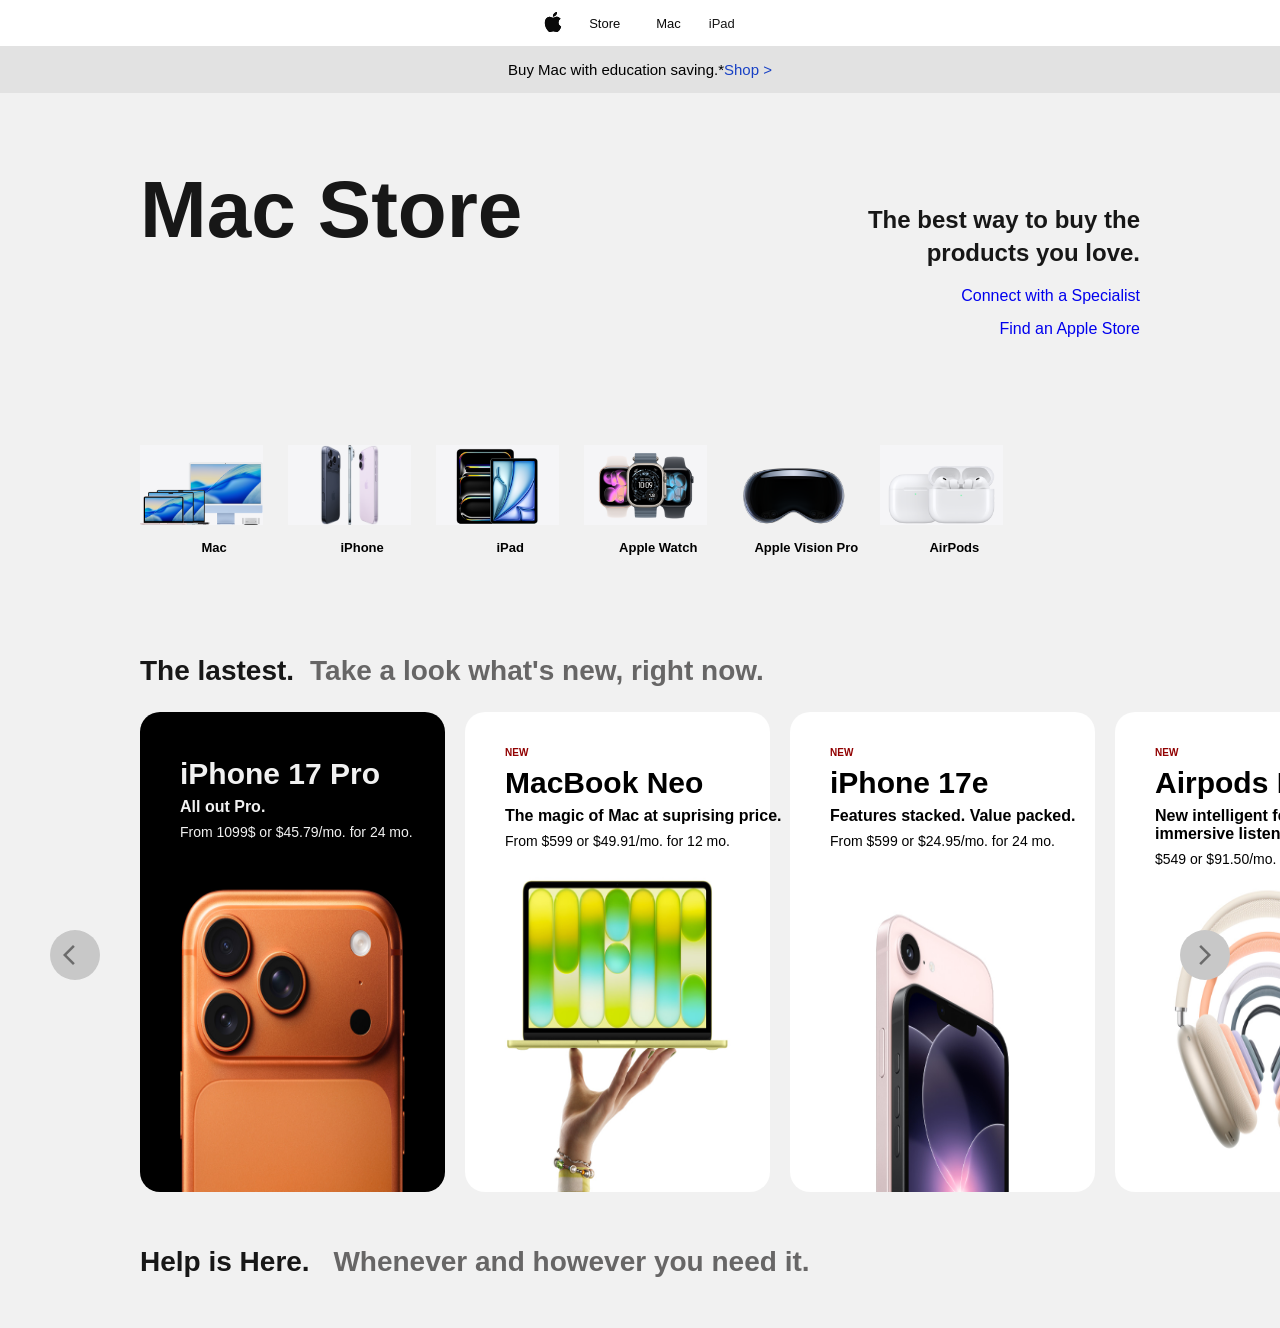
<file: index.html>
<!DOCTYPE html>
<html lang="en">

<head>
    <meta charset="UTF-8">
    <meta name="viewport" content="width=device-width, initial-scale=1.0">
    <title>Document</title>
    <link rel="stylesheet" href="https://fonts.googleapis.com/css2?family=Material+Symbols+Outlined" />


    <link rel="stylesheet" href="css/apple.css">
</head>

<body>
    <nav class="head">
        <ul>
            <li>
                <a href="https://www.apple.com/">
                    <svg xmlns="http://www.w3.org/2000/svg" width="20" height="20" fill="currentColor"
                        class="bi bi-apple" viewBox="0 0 16 16">
                        <path
                            d="M11.182.008C11.148-.03 9.923.023 8.857 1.18c-1.066 1.156-.902 2.482-.878 2.516s1.52.087 2.475-1.258.762-2.391.728-2.43m3.314 11.733c-.048-.096-2.325-1.234-2.113-3.422s1.675-2.789 1.698-2.854-.597-.79-1.254-1.157a3.7 3.7 0 0 0-1.563-.434c-.108-.003-.483-.095-1.254.116-.508.139-1.653.589-1.968.607-.316.018-1.256-.522-2.267-.665-.647-.125-1.333.131-1.824.328-.49.196-1.422.754-2.074 2.237-.652 1.482-.311 3.83-.067 4.56s.625 1.924 1.273 2.796c.576.984 1.34 1.667 1.659 1.899s1.219.386 1.843.067c.502-.308 1.408-.485 1.766-.472.357.013 1.061.154 1.782.539.571.197 1.111.115 1.652-.105.541-.221 1.324-1.059 2.238-2.758q.52-1.185.473-1.282" />
                        <path
                            d="M11.182.008C11.148-.03 9.923.023 8.857 1.18c-1.066 1.156-.902 2.482-.878 2.516s1.52.087 2.475-1.258.762-2.391.728-2.43m3.314 11.733c-.048-.096-2.325-1.234-2.113-3.422s1.675-2.789 1.698-2.854-.597-.79-1.254-1.157a3.7 3.7 0 0 0-1.563-.434c-.108-.003-.483-.095-1.254.116-.508.139-1.653.589-1.968.607-.316.018-1.256-.522-2.267-.665-.647-.125-1.333.131-1.824.328-.49.196-1.422.754-2.074 2.237-.652 1.482-.311 3.83-.067 4.56s.625 1.924 1.273 2.796c.576.984 1.34 1.667 1.659 1.899s1.219.386 1.843.067c.502-.308 1.408-.485 1.766-.472.357.013 1.061.154 1.782.539.571.197 1.111.115 1.652-.105.541-.221 1.324-1.059 2.238-2.758q.52-1.185.473-1.282" />
                    </svg>
                </a>
            </li>
            <li class="down">
                <span><a href="https://www.apple.com/store">Store</a></span>
                <ul class="godown">
                    <div class="dropdown">
                        <div>
                            <li class="lighter">Shop</li>
                            <li><a class="links-L" href="https://www.apple.com/us/shop/goto/store">Shop the latest</a>
                            </li>
                            <li><a class="links-L" href="https://www.apple.com/us/shop/goto/buy_mac">Mac</a></li>
                            <li><a class="links-L" href="https://www.apple.com/us/shop/goto/buy_ipad">Ipad</a></li>
                            <li><a class="links-L" href="https://www.apple.com/us/shop/goto/buy_iphone">Iphone</a></li>
                            <li><a class="links-L" href="https://www.apple.com/us/shop/goto/buy_watch">Apple Watch</a>
                            </li>
                            <li><a class="links-L" href="https://www.apple.com/us/shop/goto/buy_vision">Apple Vision
                                    Pro</a></li>
                            <li><a class="links-L"
                                    href="https://www.apple.com/us/shop/goto/airpods/accessories">Airpods</a></li>
                            <li><a class="links-L"
                                    href="https://www.apple.com/us/shop/goto/buy_accessories">Accessories</a></li>
                        </div>

                        <div>
                            <li class="lighter">Quick links</li>
                            <li><a class="links-S" href="https://www.apple.com/retail/">Find a Store</a></li>
                            <li><a class="links-S" href="https://secure.store.apple.com/shop/order/list">Order
                                    Status</a></li>
                            <li><a class="links-S" href="https://www.apple.com/shop/trade-in">Apple Trade in</a></li>
                            <li><a class="links-S"
                                    href="https://www.apple.com/shop/browse/finance/instant_credit">Financing</a></li>
                            <li><a class="links-S" href="https://www.apple.com/us/shop/goto/personal_setup">Personal
                                    Setup</a></li>
                        </div>

                        <div>
                            <li class="lighter">Shop Special Stores</li>
                            <li><a class="links-S" href="https://www.apple.com/shop/refurbished">Refurbished</a></li>
                            <li><a class="links-S"
                                    href="https://www.apple.com/shop/browse/home/education_routing">Education</a></li>
                            <li><a class="links-S" href="https://www.apple.com/retail/business/">Business</a></li>
                            <li><a class="links-S"
                                    href="https://www.apple.com/shop/browse/home/veterans_military">Verterans and
                                    Military</a></li>
                            <li><a class="links-S" href="https://www.apple.com/r/store/government/">Goverment</a></li>
                        </div>
                    </div>
                </ul>
            </li>
            <li class="down">
                <span><a href="https://www.apple.com/mac/">Mac</a></span>
                <ul class="godown">
                    <div class="dropdown">
                        <div>
                            <li class="lighter">Explore Mac</li>
                            <li><a class="links-L" href="https://www.apple.com/mac/">Mac</a></li>
                            <li><a class="links-L" href="https://www.apple.com/macbook-neo/">MacBook Neo</a></li>
                            <li><a class="links-L" href="https://www.apple.com/macbook-air/">MacBook Air</a></li>
                            <li><a class="links-L" href="https://www.apple.com/macbook-pro/">MacBook Pro</a></li>
                            <li><a class="links-L" href="https://www.apple.com/imac/">Imac</a></li>
                            <li><a class="links-L" href="https://www.apple.com/mac-mini/">Mac mini</a></li>
                            <li><a class="links-L" href="https://www.apple.com/mac-studio/">Mac Studio</a></li>
                            <li><a class="links-L" href="https://www.apple.com/mac-pro/">Mac Pro</a></li>
                            <li><a class="links-L" href="https://www.apple.com/displays/">Displays</a></li>
                            <li><a class="links-S" href="https://www.apple.com/mac/compare/">Compare Mac</a></li>
                            <li><a class="links-S" href="https://www.apple.com/mac/mac-does-that/">Switch from PC to
                                    Mac</a></li>
                        </div>

                        <div>
                            <li class="lighter">Shop Mac</li>
                            <li><a class="links-S" href="https://www.apple.com/shop/buy-mac">Shop Mac</a></li>
                            <li><a class="links-S" href="https://www.apple.com/mac/best-mac/">Help Me Choose</a></li>
                            <li><a class="links-S" href="https://www.apple.com/shop/mac/accessories">Mac Accessories</a>
                            </li>
                            <li><a class="links-S" href="https://www.apple.com/us/shop/goto/trade_in#mac">Apple Trade
                                    In</a></li>
                            <li><a class="links-S"
                                    href="https://www.apple.com/shop/browse/finance/instant_credit">Financing</a></li>
                            <li><a class="links-S" href="https://www.apple.com/us/shop/goto/personal_setup">Personal
                                    Setup</a></li>
                        </div>

                        <div>
                            <li class="lighter">More from Mac</li>
                            <li><a class="links-S" href="https://support.apple.com/mac?cid=gn-ols-mac-psp-prodfly">Mac
                                    Suppprt</a></li>
                            <li><a class="links-S" href="https://www.apple.com/applecare/?filter=mac">AppleCare</a></li>
                            <li><a class="links-S" href="https://www.apple.com/os/macos/">macOS Tahoe</a></li>
                            <li><a class="links-S" href="https://www.apple.com/apple-intelligence/">Apple
                                    Intelligence</a></li>
                            <li><a class="links-S" href="https://www.apple.com/apps/">Apps by Apple</a></li>
                            <li><a class="links-S" href="https://www.apple.com/apple-creator-studio/">Apple Creator
                                    Studio</a></li>
                            <li><a class="links-S" href="https://www.apple.com/macos/continuity/">Better with iPhone</a>
                            </li>
                            <li><a class="links-S" href="https://www.apple.com/icloud/">iCloud+</a></li>
                            <li><a class="links-S" href="https://www.apple.com/business/mac/">Mac for Business</a></li>
                            <li><a class="links-S" href="https://www.apple.com/education/">Education</a></li>
                        </div>
                    </div>
                </ul>
            </li>
            <li class="down">
                <span>iPad</span>
                <ul class="godown">
                    <div class="dropdown">
                        <div>
                            <li class="lighter">Explore iPad</li>
                            <li><a class="links-L" href="https://www.apple.com/ipad/">Explore All iPad</a></li>
                            <li><a class="links-L" href="https://www.apple.com/ipad-pro/">iPad Pro</a></li>
                            <li><a class="links-L" href="https://www.apple.com/ipad-air/">iPad Air</a></li>
                            <li><a class="links-L" href="https://www.apple.com/ipad-11/">iPad</a></li>
                            <li><a class="links-L" href="https://www.apple.com/ipad-mini/">iPad mini</a></li>
                            <li><a class="links-L" href="https://www.apple.com/apple-pencil/">Apple Pencil</a></li>
                            <li><a class="links-L" href="https://www.apple.com/ipad-keyboards/">Keyboards</a></li>
                            <li><a class="links-S" href="https://www.apple.com/ipad/compare/">Compare iPad</a></li>
                        </div>

                        <div>
                            <li class="lighter">Shop iPad</li>
                            <li><a class="links-S" href="https://www.apple.com/us/shop/goto/buy_ipad">Shop iPad</a></li>
                            <li><a class="links-S" href="https://www.apple.com/us/shop/goto/ipad/accessories">iPad
                                    Accessories</a></li>
                            <li><a class="links-S" href="https://www.apple.com/us/shop/goto/trade_in#ipad">Apple Trade
                                    In</a></li>
                            <li><a class="links-S" href="https://www.apple.com/us/shop/goto/payment_plan">Financing</a>
                            </li>
                            <li><a class="links-S" href="https://www.apple.com/us/shop/goto/personal_setup">Personal
                                    Setup</a></li>
                        </div>

                        <div>
                            <li class="lighter">More About iPad</li>
                            <li><a class="links-S"
                                    href="https://support.apple.com/ipad?cid=gn-ols-ipad-psp-prodfly">iPad Support</a>
                            </li>
                            <li><a class="links-S" href="https://www.apple.com/applecare/?filter=ipad">AppleCare</a>
                            </li>
                            <li><a class="links-S" href="https://www.apple.com/os/ipados/">iPadOS 26</a></li>
                            <li><a class="links-S" href="https://www.apple.com/apple-intelligence/">Apple
                                    Intelligence</a></li>
                            <li><a class="links-S" href="https://www.apple.com/apps/">Apple by Apple</a></li>
                            <li><a class="links-S" href="https://www.apple.com/apple-creator-studio/">Apple Creator
                                    Studio</a></li>
                            <li><a class="links-S" href="https://www.apple.com/icloud/">iCloud+</a></li>
                            <li><a class="links-S" href="https://www.apple.com/education/">Education</a></li>
                        </div>
                    </div>
                </ul>
            </li>
        </ul>
    </nav>

    <div class="high">
        <span>Buy Mac with education saving.*</span>
        <span><a href="https://www.apple.com/us/shop/goto/educationrouting">Shop ></a></span>
    </div>

    <section class="header">
        <div>
            <h1 class="float-up">Mac Store</h1>
        </div>

        <div class="float-up delay-2">
            <h2>The best way to buy the <br>products you love.</h2>
            <a href="https://www.apple.com/store#">Connect with a Specialist</a>
            <a href="https://www.apple.com/retail">Find an Apple Store</a>
        </div>
    </section>

    <section class="pic">
        <a href="https://www.apple.com/shop/buy-mac"><img src="Mac/Mac.png" alt="">Mac</a>
        <a href="https://www.apple.com/shop/buy-iphone"><img src="Mac/iPhone.png" alt="">iPhone</a>
        <a href="https://www.apple.com/shop/buy-ipad"><img src="Mac/iPad.png" alt="">iPad</a>
        <a href="https://www.apple.com/shop/buy-watch"><img src="Mac/Apple watch.png" alt="">Apple Watch</a>
        <a href="https://www.apple.com/shop/buy-vision"><img src="Mac/Apple vision.png" alt="">Apple Vision Pro</a>
        <a href="https://www.apple.com/airpods"><img src="Mac/airpods.png" alt="">AirPods</a>
    </section>


    <div class="third">
        <span>The lastest.<span class="lighter">Take a look what's new, right now.</span></span>
    </div>

    <section class="everything">
        <div class="photo">
            <img src="Mac/iphone.jpeg" alt="iPhone">
            <div class="text">
                <h4>iPhone 17 Pro</h4>
                <p>All out Pro.</p>
                <span>From 1099$ or $45.79/mo. for 24 mo.</span>
            </div>
        </div>

        <div class="photo">
            <img src="Mac/macbook.jpeg" alt="MacBook">
            <div class="text-1">
                <h5>NEW</h5>
                <h4>MacBook Neo</h4>
                <p>The magic of Mac at suprising price.</p>
                <span>From $599 or $49.91/mo. for 12 mo.</span>
            </div>
        </div>

        <div class="photo">
            <img src="Mac/iphone 17e.jpeg" alt="iphone17e">
            <div class="text-1">
                <h5>NEW</h5>
                <h4>iPhone 17e</h4>
                <p>Features stacked. Value packed.</p>
                <span>From $599 or $24.95/mo. for 24 mo.</span>
            </div>
        </div>

        <div class="photo">
            <img src="Mac/airpods.jpeg" alt="">
            <div class="text-1">
                <h5>NEW</h5>
                <h4>Airpods Max 2</h4>
                <p>New intelligent feauters. More immersive listening.</p>
                <span>$549 or $91.50/mo.</span>
            </div>
        </div>


        <button class="next-slide">
            <span class="material-symbols-outlined">
            arrow_forward_ios
            </span>
        </button>

          <button class="back-slide">
           <span class="material-symbols-outlined">
            arrow_back_ios
           </span>
        </button>
    </section>

    <div class="letter">
        <span>Help is Here. <span class="lighter">Whenever and however you need it.</span></span>
    </div>
</body>

</html>
</file>
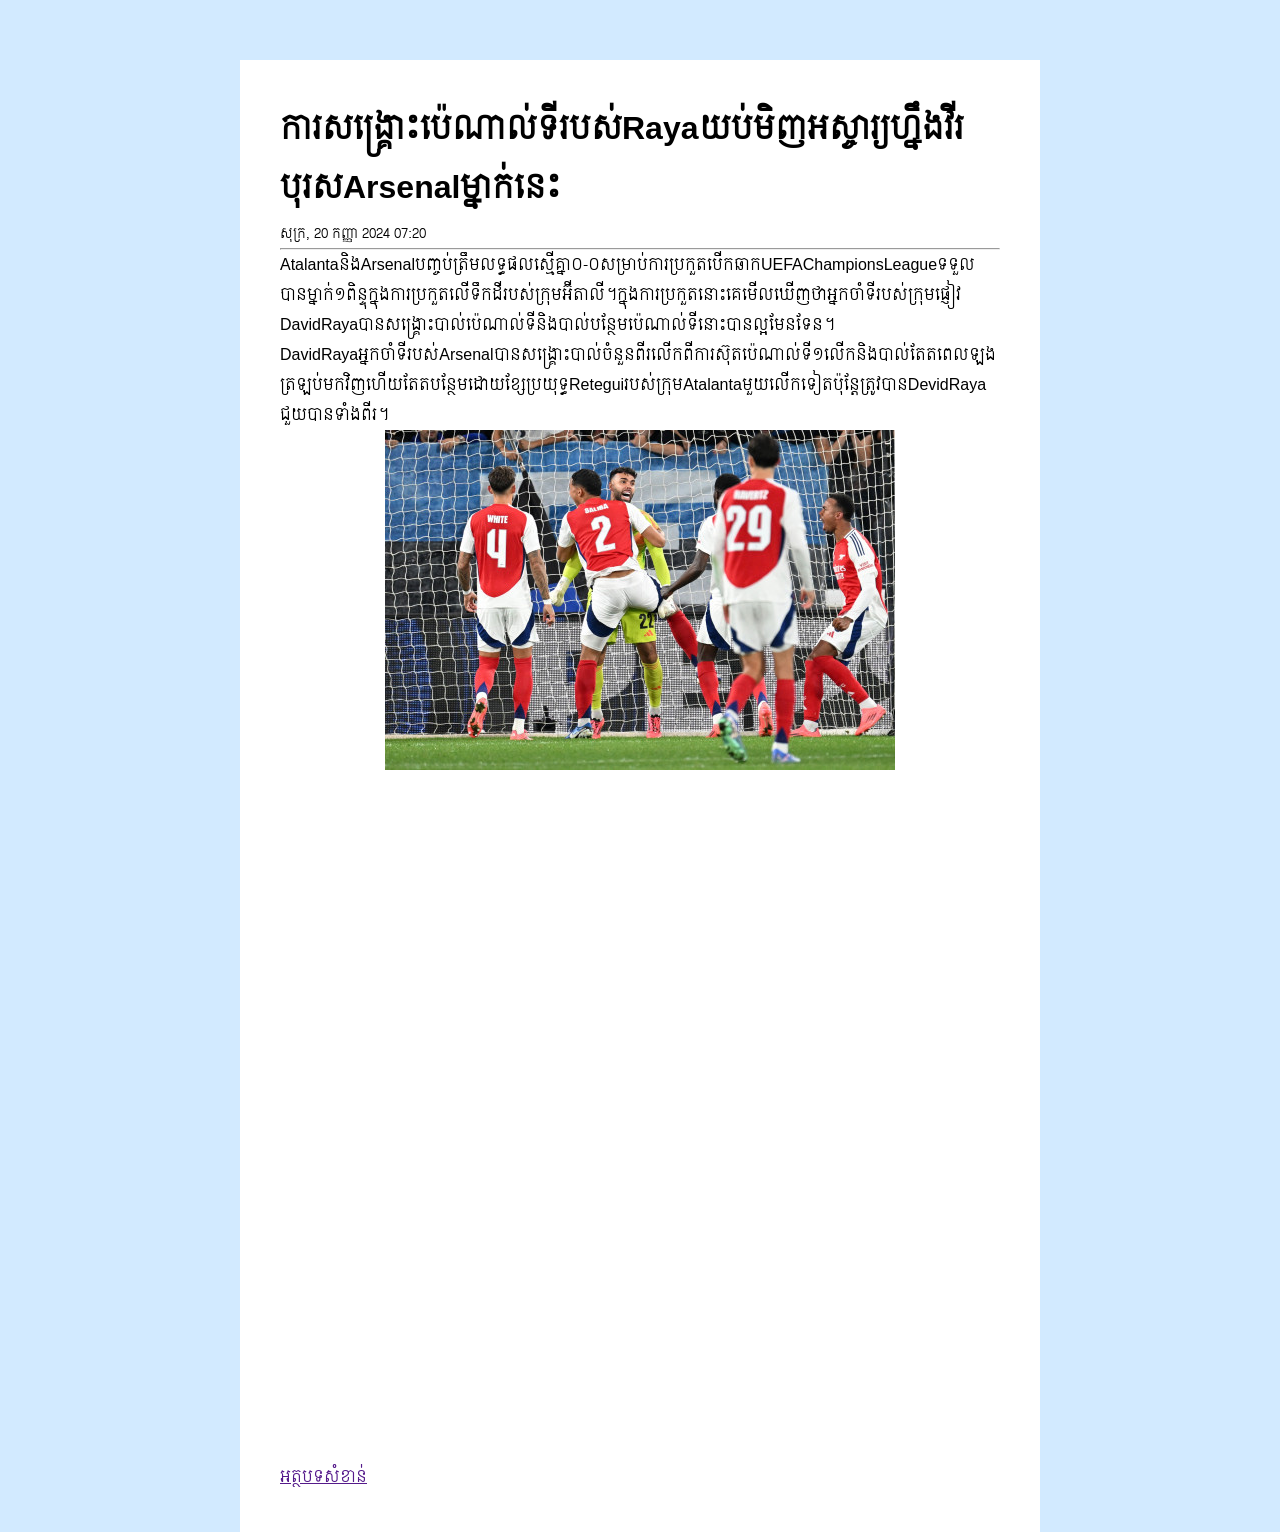
<file: blog.html>
<!DOCTYPE html>
<html lang="en">
<head>
    <meta charset="UTF-8">
    <meta name="viewport" content="width=device-width, initial-scale=1.0">
    <title>Document</title>
    <link rel="stylesheet" href="css/blog.css">
<link rel="preconnect" href="https://fonts.googleapis.com">
<link rel="preconnect" href="https://fonts.gstatic.com" crossorigin>
<link href="https://fonts.googleapis.com/css2?family=Battambang:wght@100;300;400;700;900&family=Kantumruy+Pro:ital,wght@0,100..700;1,100..700&family=Moul&family=Siemreap&display=swap" rel="stylesheet">
</head>
<body>
    <div class="blog">
        <h1>​ការ​សង្គ្រោះ​​ប៉េណាល់ទី​របស់​Raya​​យប់មិញ​​អស្ចារ្យ​​​ហ្នឹង​វីរបុរស​​Arsenal​​ម្នាក់​នេះ​​</h1>

        <small>សុក្រ, 20 កញ្ញា 2024 07:20</small>

        <hr>

        <p>Atalanta​និង​Arsenal​បញ្ចប់​ត្រឹម​លទ្ធផល​ស្មើ​គ្នា០-០​សម្រាប់​ការ​ប្រកួត​បើក​ឆាក​​UEFA​Champions​League​​ទទួល​បាន​ម្នាក់​១​ពិន្ទុ​ក្នុង​ការ​ប្រកួត​​លើ​ទឹក​ដី​របស់​ក្រុម​​អ៊ីតាលី។​ក្នុង​ការ​ប្រកួត​នោះ​គេ​មើល​ឃើញ​ថា​អ្នក​ចាំ​ទី​របស់​ក្រុម​ផ្ញៀវ​David​Raya​​បាន​សង្គ្រោះ​បាល់​ប៉េណាល់ទី​​និង​បាល់​បន្ថែម​ប៉េណាល់ទី​​​នោះ​បាន​ល្អ​មែន​ទែន​។​</p>
        <p>David​Raya​អ្នក​ចាំ​​ទី​របស់​Arsenal​បាន​សង្គ្រោះ​​បាល់​ចំនួន​ពីរ​​លើក​ពី​ការ​ស៊ុត​ប៉េណាល់ទី១​លើក​​​​និង​បាល់​តែត​ពេល​​ឡង​ត្រឡប់​មកវិញ​ហើយ​​តែត​បន្ថែម​ដោយ​ខ្សែ​ប្រយុទ្ធ​​​Reteguiរបស់​​ក្រុម​Atalanta​មួយ​លើក​ទៀត​​​ប៉ុន្តែ​​ត្រូវ​​បាន​Devid​Raya​ជួយ​បាន​ទាំង​ពីរ។</p>

        <img src="images/pic1.jpg" alt="">

        <iframe width="1071" height="602" src="https://www.youtube.com/embed/TzWAoK0tzEM" title="លើសពីការគិត | តំណាលខ្មោច | Ghost Stories Podcast | យប់ទី68" frameborder="0" allow="accelerometer; autoplay; clipboard-write; encrypted-media; gyroscope; picture-in-picture; web-share" referrerpolicy="strict-origin-when-cross-origin" allowfullscreen></iframe>

        <br>
        <a href="">អត្ថបទសំខាន់</a>
    </div>
</body>
</html>
</file>
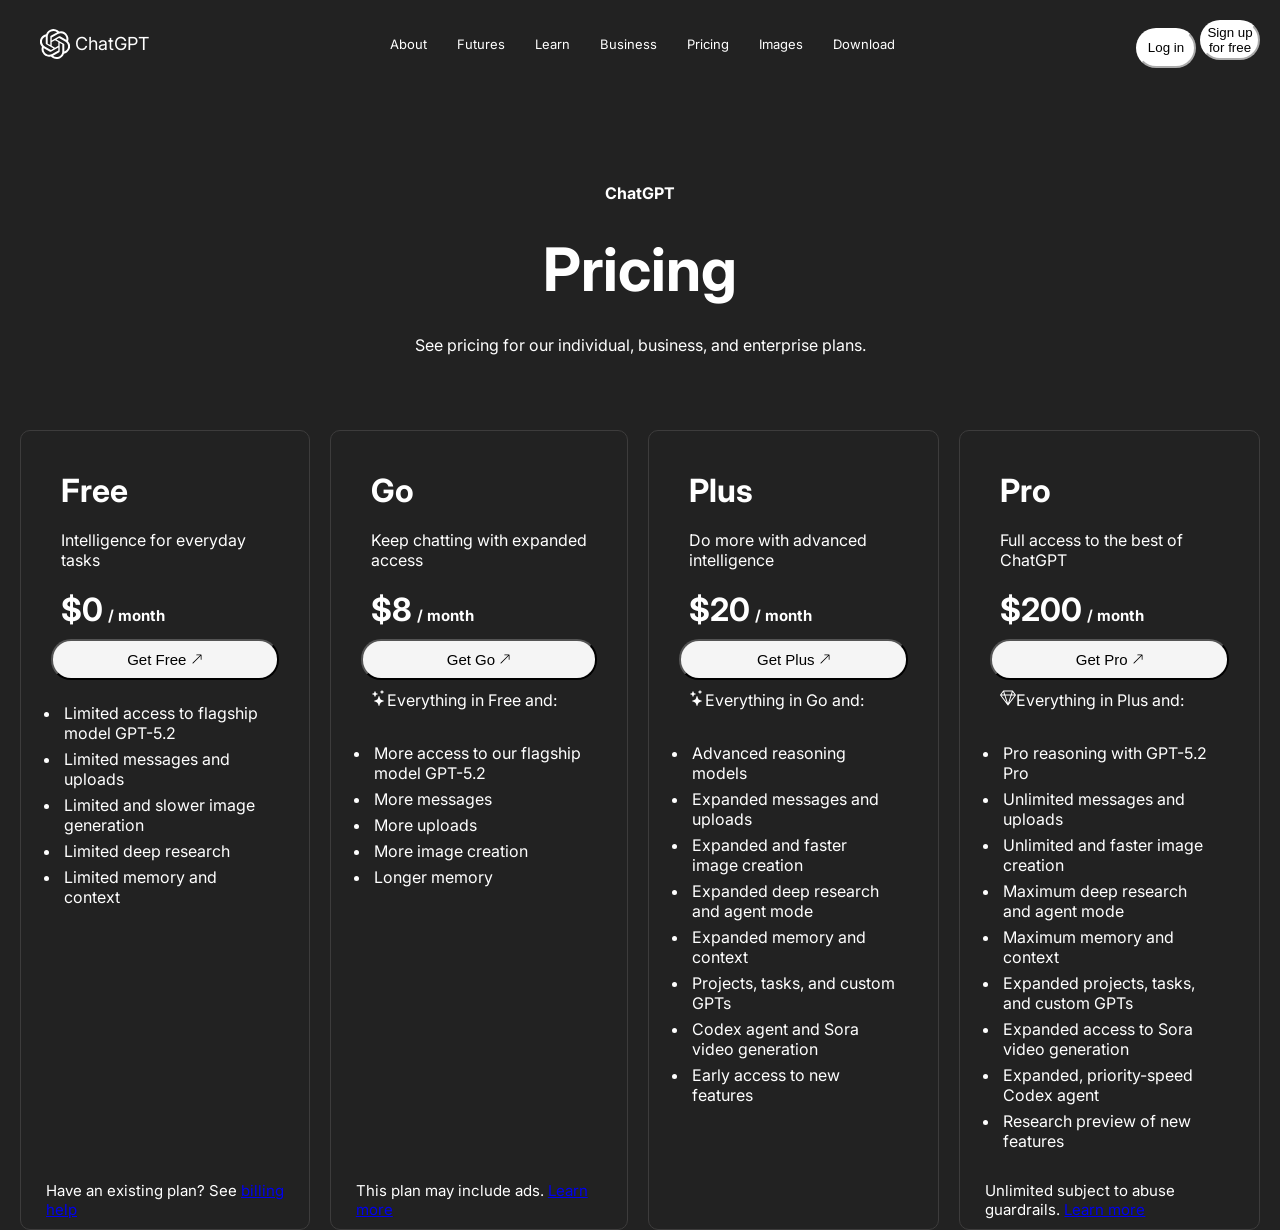
<file: test.html>
<!DOCTYPE html>
<html lang="en">
<head>
    <meta charset="UTF-8">
    <meta name="viewport" content="width=device-width, initial-scale=1.0">
    <title>Document</title>
    <link rel="stylesheet" href="css/pricing.css">
    <link rel="preconnect" href="https://fonts.googleapis.com">
    <link rel="preconnect" href="https://fonts.gstatic.com" crossorigin>
    <link href="https://fonts.googleapis.com/css2?family=Inter:ital,opsz,wght@0,14..32,100..900;1,14..32,100..900&display=swap" rel="stylesheet">
</head>
<body>
    
    <nav class="menu">
        <a class="icon" href="https://chatgpt.com/"><svg xmlns="http://www.w3.org/2000/svg" width="30" height="30" fill="currentColor" class="bi bi-openai" viewBox="0 0 16 16">
  <path d="M14.949 6.547a3.94 3.94 0 0 0-.348-3.273 4.11 4.11 0 0 0-4.4-1.934A4.1 4.1 0 0 0 8.423.2 4.15 4.15 0 0 0 6.305.086a4.1 4.1 0 0 0-1.891.948 4.04 4.04 0 0 0-1.158 1.753 4.1 4.1 0 0 0-1.563.679A4 4 0 0 0 .554 4.72a3.99 3.99 0 0 0 .502 4.731 3.94 3.94 0 0 0 .346 3.274 4.11 4.11 0 0 0 4.402 1.933c.382.425.852.764 1.377.995.526.231 1.095.35 1.67.346 1.78.002 3.358-1.132 3.901-2.804a4.1 4.1 0 0 0 1.563-.68 4 4 0 0 0 1.14-1.253 3.99 3.99 0 0 0-.506-4.716m-6.097 8.406a3.05 3.05 0 0 1-1.945-.694l.096-.054 3.23-1.838a.53.53 0 0 0 .265-.455v-4.49l1.366.778q.02.011.025.035v3.722c-.003 1.653-1.361 2.992-3.037 2.996m-6.53-2.75a2.95 2.95 0 0 1-.36-2.01l.095.057L5.29 12.09a.53.53 0 0 0 .527 0l3.949-2.246v1.555a.05.05 0 0 1-.022.041L6.473 13.3c-1.454.826-3.311.335-4.15-1.098m-.85-6.94A3.02 3.02 0 0 1 3.07 3.949v3.785a.51.51 0 0 0 .262.451l3.93 2.237-1.366.779a.05.05 0 0 1-.048 0L2.585 9.342a2.98 2.98 0 0 1-1.113-4.094zm11.216 2.571L8.747 5.576l1.362-.776a.05.05 0 0 1 .048 0l3.265 1.86a3 3 0 0 1 1.173 1.207 2.96 2.96 0 0 1-.27 3.2 3.05 3.05 0 0 1-1.36.997V8.279a.52.52 0 0 0-.276-.445m1.36-2.015-.097-.057-3.226-1.855a.53.53 0 0 0-.53 0L6.249 6.153V4.598a.04.04 0 0 1 .019-.04L9.533 2.7a3.07 3.07 0 0 1 3.257.139c.474.325.843.778 1.066 1.303.223.526.289 1.103.191 1.664zM5.503 8.575 4.139 7.8a.05.05 0 0 1-.026-.037V4.049c0-.57.166-1.127.476-1.607s.752-.864 1.275-1.105a3.08 3.08 0 0 1 3.234.41l-.096.054-3.23 1.838a.53.53 0 0 0-.265.455zm.742-1.577 1.758-1 1.762 1v2l-1.755 1-1.762-1z"/>
</svg>ChatGPT</a>
        <ul>
            <li><a href="https://chatgpt.com/overview/">About</a></li>
            <li class="dropdown">
                <span>Futures</span>
                <ul class="dropdown-item">
                    <div><li><a href="https://chatgpt.com/features/agent/">Agent</a></li>
                    <li><a href="https://chatgpt.com/features/apps/">Apps</a></li>
                    <li><a href="https://chatgpt.com/atlas/">Atlas</a></li>
                    <li><a href="https://chatgpt.com/features/codex">Codex</a></li>
                    <li><a href="https://chatgpt.com/features/deep-research/">Deep Research</a></li>
                    <li><a href="https://chatgpt.com/features/desktop/">Desktop</a></li>
                    <li><a href="https://chatgpt.com/features/group-chats/">Group Chat</a></li>
                    <li><a href="https://chatgpt.com/features/images/">Images</a></li>
                    <li><a href="https://chatgpt.com/features/shopping-research/">Shopping Research</a></li>
                    <li><a href="https://chatgpt.com/features/study-mode/">Study Mode</a></li>
                    <li><a href="https://chatgpt.com/features/voice/">voice</a></li>
                    <li><a href="https://chatgpt.com/features/voice-with-video/">Voice with Video</a></li>
                </div>
                </ul>
            </li>
            <li class="dropdown">
                <span>Learn</span>
                <ul class="dropdown-item">
                    <div>
                        <li class="head">ChatGPT For</li>
                        <li><a href="https://chatgpt.com/use-cases/students/">Students</a></li>
                        <li><a href="https://chatgpt.com/use-cases/university-educators/">University Educators</a></li>
                        <li><a href="https://chatgpt.com/use-cases/teachers/">Teachers</a></li>
                        <li><a href="https://chatgpt.com/use-cases/scientists/">Scientists</a></li>
                        <li><a href="https://chatgpt.com/parent-resources/">Parent Resources</a></li>
                        <li><a href="https://chatgpt.com/use-cases/veterans/">Vaterans</a></li>
                    </div>

                        <div class="divide"></div>

                    <div>
                        <li class="head">Inspiration</li>
                        <li><a href="https://chatgpt.com/use-cases/student-writing-guide/">Student Writing Guide</a></li>
                        <li><a href="https://chatgpt.com/use-cases/recipes-cooking/">Recipes Cooking</a></li>
                    </div>

                        <div class="divide"></div>

                    <div>
                        <li class="head">Ways to Use</li>
                        <li><a href="https://chatgpt.com/apps/canva/">Canva in ChatGPT</a></li>
                        <li><a href="https://chatgpt.com/apps/spotify/">Spotify in ChatGPT</a></li>
                        <li><a href="https://chatgpt.com/features/chat-with-pdfs/">Chat with PDFS</a></li>
                        <li><a href="https://chatgpt.com/use-cases/chat-with-presentations/">Chat with Presentations</a></li>
                        <li><a href="https://chatgpt.com/use-cases/chat-with-spreadsheets/">Chat with Spreadsheets</a></li>
                        <li><a href="https://chatgpt.com/college-students/">College Students</a></li>
                    </div>
                </ul>
            </li>
            <li class="dropdown">
                <a href="https://chatgpt.com/business/">Business</a>
                <ul class="dropdown-item">
                    <div>
                        <li class="head">Business</li>
                        <li><a href="https://chatgpt.com/business/">Business</a></li>
                        <li><a href="https://chatgpt.com/contact-sales/">Contact Sales</a></li>
                        <li><a href="https://chatgpt.com/merchants/">Merchants</a></li>
                    </div>

                    <div class="divide"></div>

                    <div>
                        <li class="head">AI solution for</li>
                        <li><a href="https://chatgpt.com/business/ai-for-data-science-analytics/">Data Science & Analytics</a></li>
                        <li><a href="https://chatgpt.com/business/ai-for-engineering/">Engineering</a></li>
                        <li><a href="https://chatgpt.com/business/ai-for-finance/">Finance</a></li>
                        <li><a href="https://chatgpt.com/business/ai-for-product-management/">Product Management</a></li>
                        <li><a href="https://chatgpt.com/business/ai-for-sales-marketing/">Sales & Maketing</a></li>
                    </div>
                </ul>
            </li>
            <li class="dropdown">
                <a href="https://chatgpt.com/pricing/">Pricing</a>
                <ul class="dropdown-item">
                    <div>
                        <li><a href="https://chatgpt.com/pricing/">Pricing</a></li>
                        <li><a href="https://chatgpt.com/plans/free/">Free</a></li>
                        <li><a href="https://chatgpt.com/plans/go/">Go</a></li>
                        <li><a href="https://chatgpt.com/plans/plus/">Plus</a></li>
                        <li><a href="https://chatgpt.com/plans/pro/">Pro</a></li>
                        <li><a href="https://chatgpt.com/business/business-plan/">Business</a></li>
                        <li><a href="https://chatgpt.com/business/enterprise/">Enterprise</a></li>
                        <li><a href="https://chatgpt.com/business/education/">Education</a></li>
                    </div>
                </ul>
            </li>
            <li><a href="https://chatgpt.com/images/">Images</a></li>
            <li><a href="https://chatgpt.com/download/">Download</a></li>
        </ul>
        <div>
            <button>Log in</button>
            <button>Sign up for free</button>
        </div>
    </nav>

    <div class="header">
        <h4>ChatGPT</h4>
        <h1>Pricing</h1>
        <p>See pricing for our individual, business, and enterprise plans.</p>
    </div>
    <div class="pricing">
        <div class="pricing-box">
            <h1>Free</h1>
            <p>Intelligence for everyday tasks</p>

            <h1>$0<span>/ month</span></h1>

            <button>Get Free <svg xmlns="http://www.w3.org/2000/svg" width="12" height="12" fill="currentColor" class="bi bi-arrow-up-right" viewBox="0 0 16 16">
            <path fill-rule="evenodd" d="M14 2.5a.5.5 0 0 0-.5-.5h-6a.5.5 0 0 0 0 1h4.793L2.146 13.146a.5.5 0 0 0 .708.708L13 3.707V8.5a.5.5 0 0 0 1 0z"/>
            </svg>
            </button>
            <ul>
                <li>Limited access to flagship model GPT-5.2</li>

                <li>Limited messages and uploads</li>

                <li>Limited and slower image generation</li>

                <li>Limited deep research</li>

                <li>Limited memory and context</li>
            </ul>
            <p class="note">Have an existing plan? See <a href="https://help.openai.com/en/collections/3943089-billing">billing help</a></p>
            </div>
            <div class="pricing-box">
            <h1>Go</h1>
            <p>Keep chatting with expanded access</p>

            <h1>$8<span>/ month</span></h1>
            
            <button>Get Go <svg xmlns="http://www.w3.org/2000/svg" width="12" height="12" fill="currentColor" class="bi bi-arrow-up-right" viewBox="0 0 16 16">
            <path fill-rule="evenodd" d="M14 2.5a.5.5 0 0 0-.5-.5h-6a.5.5 0 0 0 0 1h4.793L2.146 13.146a.5.5 0 0 0 .708.708L13 3.707V8.5a.5.5 0 0 0 1 0z"/>
            </svg>
            </button>
            <p><svg xmlns="http://www.w3.org/2000/svg" width="16" height="16" fill="currentColor" class="bi bi-stars" viewBox="0 0 16 16">
            <path d="M7.657 6.247c.11-.33.576-.33.686 0l.645 1.937a2.89 2.89 0 0 0 1.829 1.828l1.936.645c.33.11.33.576 0 .686l-1.937.645a2.89 2.89 0 0 0-1.828 1.829l-.645 1.936a.361.361 0 0 1-.686 0l-.645-1.937a2.89 2.89 0 0 0-1.828-1.828l-1.937-.645a.361.361 0 0 1 0-.686l1.937-.645a2.89 2.89 0 0 0 1.828-1.828zM3.794 1.148a.217.217 0 0 1 .412 0l.387 1.162c.173.518.579.924 1.097 1.097l1.162.387a.217.217 0 0 1 0 .412l-1.162.387A1.73 1.73 0 0 0 4.593 5.69l-.387 1.162a.217.217 0 0 1-.412 0L3.407 5.69A1.73 1.73 0 0 0 2.31 4.593l-1.162-.387a.217.217 0 0 1 0-.412l1.162-.387A1.73 1.73 0 0 0 3.407 2.31zM10.863.099a.145.145 0 0 1 .274 0l.258.774c.115.346.386.617.732.732l.774.258a.145.145 0 0 1 0 .274l-.774.258a1.16 1.16 0 0 0-.732.732l-.258.774a.145.145 0 0 1-.274 0l-.258-.774a1.16 1.16 0 0 0-.732-.732L9.1 2.137a.145.145 0 0 1 0-.274l.774-.258c.346-.115.617-.386.732-.732z"/>
            </svg>Everything in Free and:</p>
            <ul>
                <li>More access to our flagship model GPT-5.2</li>

                <li>More messages</li>

                <li>More uploads</li>

                <li>More image creation</li>

                <li>Longer memory</li>
            </ul>
            <p class="note">This plan may include ads. <a href="https://help.openai.com/en/articles/20001047">Learn more</a></p>
            </div>
            <div class="pricing-box">
            <h1>Plus</h1>
            <p>Do more with advanced intelligence</p>

            <h1>$20<span>/ month</span></h1>

            <button>Get Plus <svg xmlns="http://www.w3.org/2000/svg" width="12" height="12" fill="currentColor" class="bi bi-arrow-up-right" viewBox="0 0 16 16">
            <path fill-rule="evenodd" d="M14 2.5a.5.5 0 0 0-.5-.5h-6a.5.5 0 0 0 0 1h4.793L2.146 13.146a.5.5 0 0 0 .708.708L13 3.707V8.5a.5.5 0 0 0 1 0z"/>
            </svg>
            </button>
            <p><svg xmlns="http://www.w3.org/2000/svg" width="16" height="16" fill="currentColor" class="bi bi-stars" viewBox="0 0 16 16">
            <path d="M7.657 6.247c.11-.33.576-.33.686 0l.645 1.937a2.89 2.89 0 0 0 1.829 1.828l1.936.645c.33.11.33.576 0 .686l-1.937.645a2.89 2.89 0 0 0-1.828 1.829l-.645 1.936a.361.361 0 0 1-.686 0l-.645-1.937a2.89 2.89 0 0 0-1.828-1.828l-1.937-.645a.361.361 0 0 1 0-.686l1.937-.645a2.89 2.89 0 0 0 1.828-1.828zM3.794 1.148a.217.217 0 0 1 .412 0l.387 1.162c.173.518.579.924 1.097 1.097l1.162.387a.217.217 0 0 1 0 .412l-1.162.387A1.73 1.73 0 0 0 4.593 5.69l-.387 1.162a.217.217 0 0 1-.412 0L3.407 5.69A1.73 1.73 0 0 0 2.31 4.593l-1.162-.387a.217.217 0 0 1 0-.412l1.162-.387A1.73 1.73 0 0 0 3.407 2.31zM10.863.099a.145.145 0 0 1 .274 0l.258.774c.115.346.386.617.732.732l.774.258a.145.145 0 0 1 0 .274l-.774.258a1.16 1.16 0 0 0-.732.732l-.258.774a.145.145 0 0 1-.274 0l-.258-.774a1.16 1.16 0 0 0-.732-.732L9.1 2.137a.145.145 0 0 1 0-.274l.774-.258c.346-.115.617-.386.732-.732z"/>
            </svg>Everything in Go and:</p>
            <ul>
                <li>Advanced reasoning models</li>

                <li>Expanded messages and uploads</li>

                <li>Expanded and faster image creation</li>

                <li>Expanded deep research and agent mode</li>

                <li>Expanded memory and context</li>

                <li>Projects, tasks, and custom GPTs</li>
                
                <li>Codex agent and Sora video generation</li>
                
                <li>Early access to new features</li>
            </ul>

        </div>

        <div class="pricing-box">
            <h1>Pro</h1>
            <p>Full access to the best of ChatGPT</p>

            <h1>$200<span>/ month</span></h1>

            <button>Get Pro <svg xmlns="http://www.w3.org/2000/svg" width="12" height="12" fill="currentColor" class="bi bi-arrow-up-right" viewBox="0 0 16 16">
            <path fill-rule="evenodd" d="M14 2.5a.5.5 0 0 0-.5-.5h-6a.5.5 0 0 0 0 1h4.793L2.146 13.146a.5.5 0 0 0 .708.708L13 3.707V8.5a.5.5 0 0 0 1 0z"/>
            </svg>
            </button>

            <p><svg xmlns="http://www.w3.org/2000/svg" width="16" height="16" fill="currentColor" class="bi bi-gem" viewBox="0 0 16 16">
            <path d="M3.1.7a.5.5 0 0 1 .4-.2h9a.5.5 0 0 1 .4.2l2.976 3.974c.149.185.156.45.01.644L8.4 15.3a.5.5 0 0 1-.8 0L.1 5.3a.5.5 0 0 1 0-.6zm11.386 3.785-1.806-2.41-.776 2.413zm-3.633.004.961-2.989H4.186l.963 2.995zM5.47 5.495 8 13.366l2.532-7.876zm-1.371-.999-.78-2.422-1.818 2.425zM1.499 5.5l5.113 6.817-2.192-6.82zm7.889 6.817 5.123-6.83-2.928.002z"/>
            </svg>Everything in Plus and:</p>
            <ul>
                <li>Pro reasoning with GPT-5.2 Pro</li>

                <li>Unlimited messages and uploads</li>

                <li>Unlimited and faster image creation</li>

                <li>Maximum deep research and agent mode</li>

                <li>Maximum memory and context</li>
                
                <li>Expanded projects, tasks, and custom GPTs</li>

                <li>Expanded access to Sora video generation</li>

                <li>Expanded, priority-speed Codex agent</li>

                <li>Research preview of new features</li>   
            </ul>
            <p class="note">Unlimited subject to abuse guardrails. <a href="https://help.openai.com/en/articles/9793128-what-is-chatgpt-pro">Learn more</a></p>
            </div>
            </div>
            </body>
            </html>
</file>
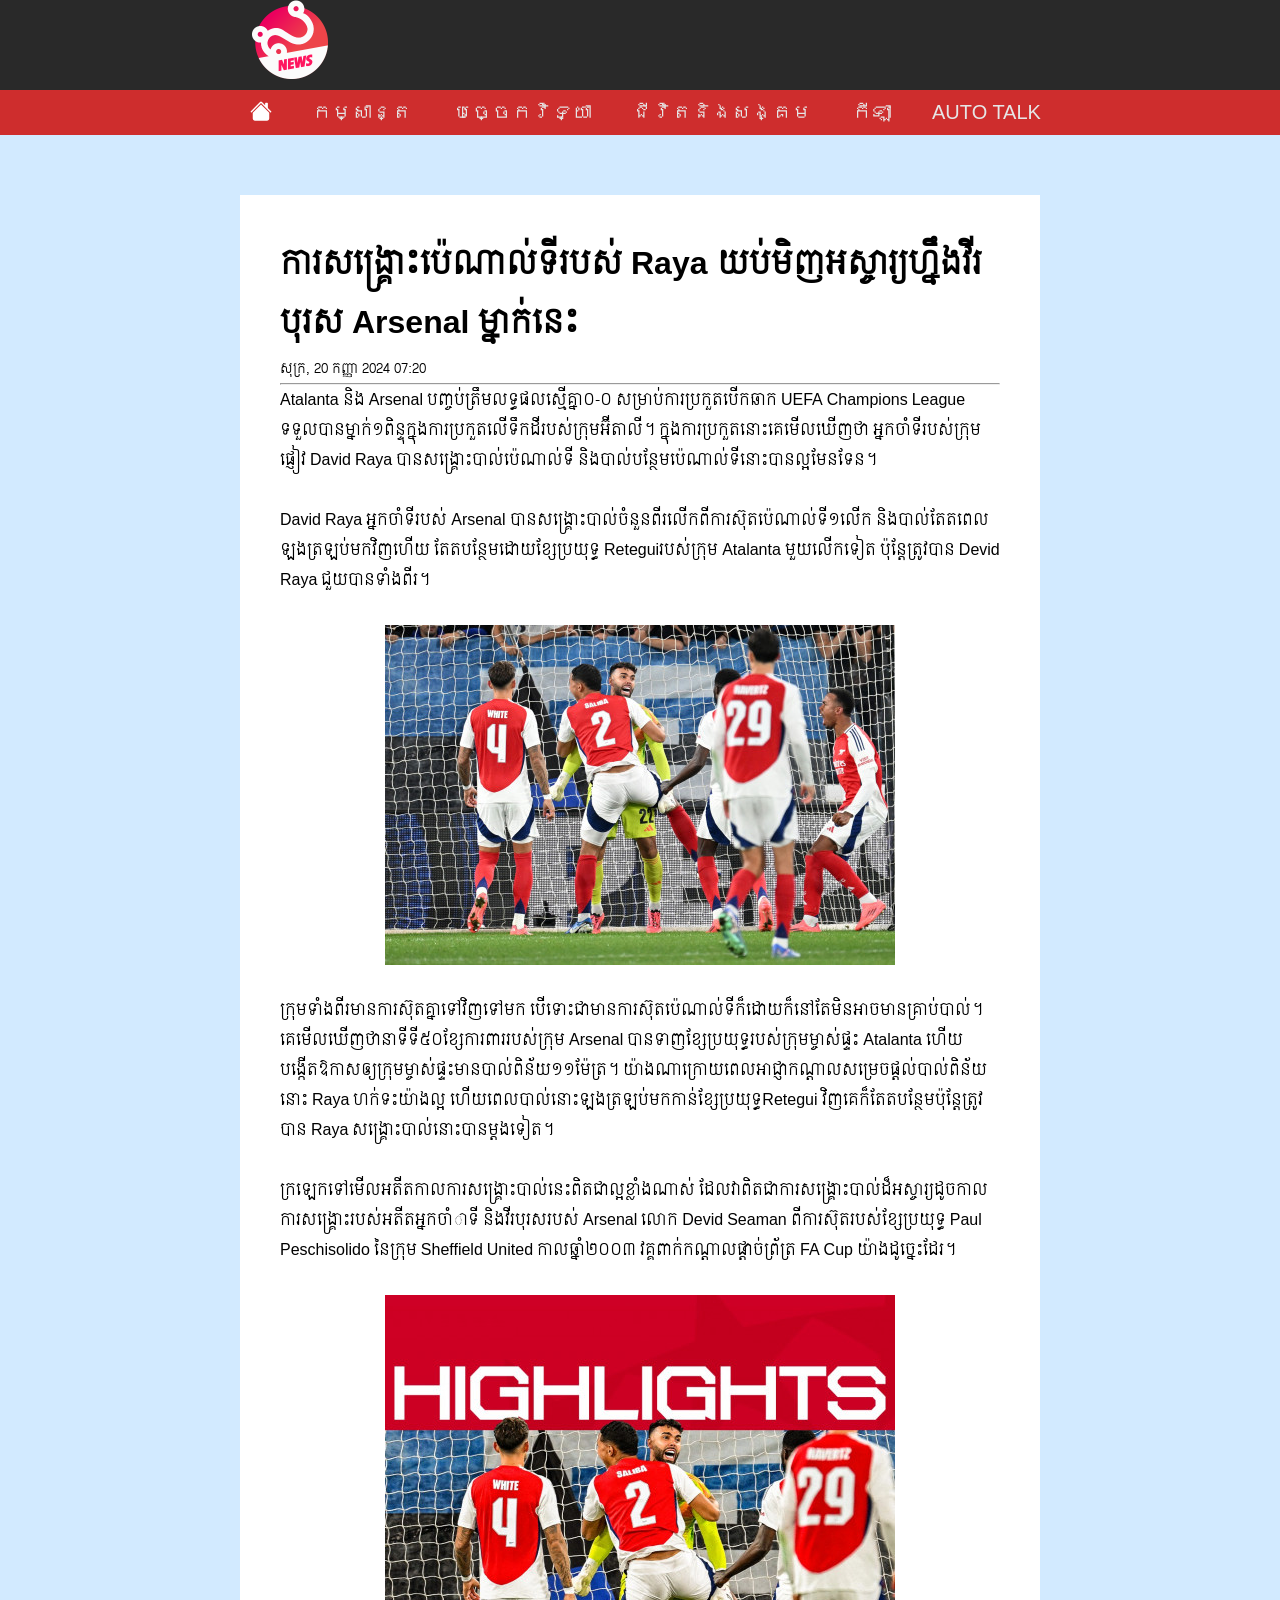
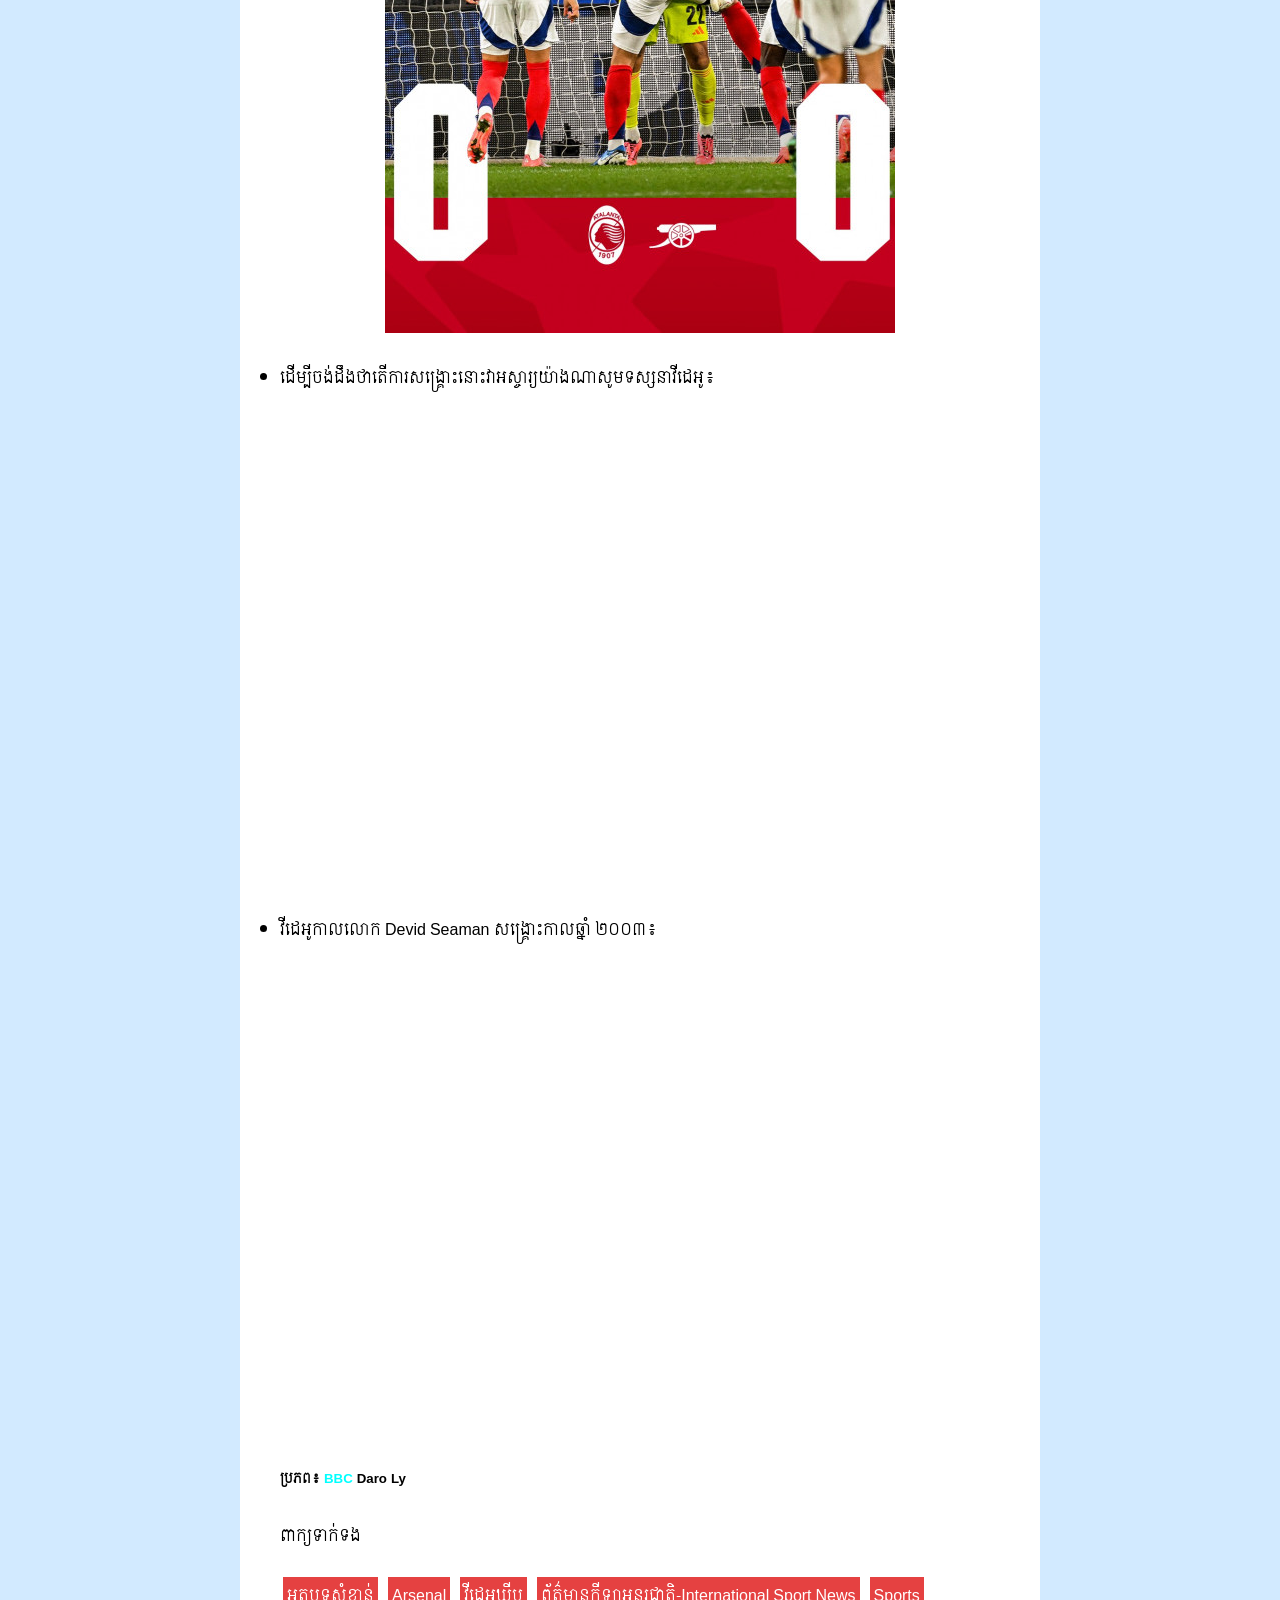
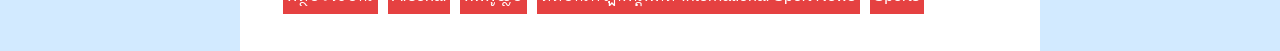
<file: page/blog2.html>
<!DOCTYPE html>
<html lang="en">
<head>
    <meta charset="UTF-8">
    <meta name="viewport" content="width=device-width, initial-scale=1.0">
    <title>Document</title>
    <link rel="stylesheet" href="../css/blog.css">
    <link rel="preconnect" href="https://fonts.googleapis.com">
    <link rel="preconnect" href="https://fonts.gstatic.com" crossorigin>
    <link href="https://fonts.googleapis.com/css2?family=Battambang:wght@100;300;400;700;900&family=Kantumruy+Pro:ital,wght@0,100..700;1,100..700&family=Moul&family=Siemreap&display=family=Koulen&family=swap" rel="stylesheet">

    <link href="https://fonts.googleapis.com/icon?family=Material+Icons"
        rel="stylesheet">
</head>
<body>
    <div class="div2">
        <img src="../images/logosbby.png" alt="">
    </div>
    <div class="div3">
        <a class="home" href="https://news.sabay.com.kh/">
                    <svg xmlns="http://www.w3.org/2000/svg" width="22" height="22" fill="currentColor" class="bi bi-house-fill" viewBox="0 0 16 16"><path d="M8.707 1.5a1 1 0 0 0-1.414 0L.646 8.146a.5.5 0 0 0 .708.708L8 2.207l6.646 6.647a.5.5 0 0 0 .708-.708L13 5.793V2.5a.5.5 0 0 0-.5-.5h-1a.5.5 0 0 0-.5.5v1.293z"/>
            <path d="m8 3.293 6 6V13.5a1.5 1.5 0 0 1-1.5 1.5h-9A1.5 1.5 0 0 1 2 13.5V9.293z"/>
            </svg>
        </a>
        <a class="another" href="https://news.sabay.com.kh/topics/entertainment">កម្សាន្ត</a>
        <a class="another" href="https://news.sabay.com.kh/topics/technology">បច្ចេកវិទ្យា</a>
        <a class="another" href="https://news.sabay.com.kh/topics/life">ជីវិតនិងសង្គម</a>
        <a class="another" href="https://news.sabay.com.kh/topics/sport">កីឡា</a>
        <a class="another" href="https://news.sabay.com.kh/article/tag/autotalk">AUTO TALK</a>
    </div>
<div class="blog">
    <h1>​ការ​សង្គ្រោះ​​ប៉េណាល់ទី​របស់ Raya ​យប់មិញ​​អស្ចារ្យ​​​ហ្នឹង​វីរបុរស​ Arsenal ​ម្នាក់​នេះ​</h1>

    <small>សុក្រ, 20 កញ្ញា 2024 07:20</small>

    <hr>

    <p>Atalanta និង Arsenal បញ្ចប់​ត្រឹម​លទ្ធផល​ស្មើ​គ្នា០-០ សម្រាប់​ការ​ប្រកួត​បើក​ឆាក​ UEFA Champions League ​ទទួល​បាន​ម្នាក់​១​ពិន្ទុ​ក្នុង​ការ​ប្រកួត​​លើ​ទឹក​ដី​របស់​ក្រុម​​អ៊ីតាលី។ ក្នុង​ការ​ប្រកួត​នោះ​គេ​មើល​ឃើញ​ថា អ្នក​ចាំ​ទី​របស់​ក្រុម​ផ្ញៀវ David Raya បាន​សង្គ្រោះ​បាល់​ប៉េណាល់ទី​ និង​បាល់​បន្ថែម​ប៉េណាល់ទី​​​នោះ​បាន​ល្អ​មែន​ទែន​។​</p>
    <br>
    <p>David Raya អ្នក​ចាំ​​ទី​របស់ Arsenal បាន​សង្គ្រោះ​​បាល់​ចំនួន​ពីរ​​លើក​ពី​ការ​ស៊ុត​ប៉េណាល់ទី១​លើក​ ​​និង​បាល់​តែត​ពេល​​ឡង​ត្រឡប់​មកវិញ​ហើយ ​តែត​បន្ថែម​ដោយ​ខ្សែ​ប្រយុទ្ធ​​ Reteguiរបស់​​ក្រុម Atalanta មួយ​លើក​ទៀត ​​ប៉ុន្តែ​​ត្រូវ​​បាន Devid Raya ជួយ​បាន​ទាំង​ពីរ។</p>
    <br>
    <img src="../images/pic1.jpg" alt="">
    <br>
    <p>​ក្រុម​ទាំង​ពីរ​មាន​ការ​ស៊ុត​គ្នា​ទៅវិញ​ទៅ​មក ​បើ​ទោះ​ជា​​មាន​ការ​ស៊ុត​ប៉េណាល់ទី​ក៏​ដោយ​ក៏​នៅ​តែ​មិន​អាច​មាន​គ្រាប់​បាល់​។ គេ​មើល​ឃើញ​ថា​នា​ទី​ទី​៥០​ខ្សែការពារ​​របស់​ក្រុម​ Arsenal បាន​ទាញ​ខ្សែ​ប្រយុទ្ធ​របស់​ក្រុម​ម្ចាស់​ផ្ទះ Atalanta ហើយ​បង្កើត​​ឱកាស​ឲ្យ​ក្រុម​ម្ចាស់​ផ្ទះ​មាន​បាល់​ពិន័យ​១១​ម៉ែត្រ។ យ៉ាង​ណា​ក្រោយ​ពេល​​​អាជ្ញាកណ្ដាល​សម្រេច​ផ្ដល់​បាល់​ពិន័យ​នោះ Raya ​ហក់​ទះ​យ៉ាង​ល្អ ហើយ​ពេល​​បាល់​នោះ​ឡង​ត្រឡប់​មក​កាន់​ខ្សែ​ប្រយុទ្ធRetegui វិញ​គេ​ក៏​តែត​បន្ថែម​ប៉ុន្តែ​ត្រូវ​បាន Raya សង្គ្រោះ​បាល់​​នោះ​បាន​ម្ដង​ទៀត​។</p>
    <br>
    <p>​​ក្រឡេក​ទៅ​មើល​អតីត​កាល​ការ​សង្គ្រោះ​បាល់​នេះ​​ពិត​ជា​ល្អ​ខ្លាំង​ណាស់ ដែល​វា​ពិត​ជា​ការ​សង្គ្រោះ​បាល់​ដ៏​អស្ចារ្យ​ដូច​កាល​​​ការ​សង្រ្គោះ​របស់​អតីត​អ្នក​ចាំា​ទី​ និង​វីរបុរស​​របស់​ Arsenal លោក Devid Seaman ​ពី​ការ​ស៊ុត​របស់​ខ្សែ​ប្រយុទ្ធ​ Paul Peschisolido ​នៃ​​​ក្រុម Sheffield United ​កាល​ឆ្នាំ​២០០៣ វគ្គ​ពាក់​កណ្ដាល​ផ្ដាច់​​ព្រ័ត្រ FA Cup ​យ៉ាង​ដូច្នេះ​ដែរ​។</p>
    <br>
    <img src="../images/pic2.jpg" alt="">
    <br>
    <ul>
        <li>ដើម្បី​ចង់​ដឹង​ថា​​តើ​ការ​សង្រ្គោះ​នោះ​វា​អស្ចារ្យ​យ៉ាង​ណា​សូម​ទស្សនា​វីដេអូ​៖</li>
    <iframe width="753" height="432" src="https://www.youtube.com/embed/qnD0t6w3tw4" title="ឯកសារសំងាត់អំពីការសារភាពរបស់ ហ៊ូនឹម មុនពេលប៉ុលពត បញ្ជាសម្លាប់ចោល" frameborder="0" allow="accelerometer; autoplay; clipboard-write; encrypted-media; gyroscope; picture-in-picture; web-share" referrerpolicy="strict-origin-when-cross-origin" allowfullscreen></iframe>
        <li>វីដេអូ​កាល​លោក​ Devid Seaman សង្គ្រោះ​កាល​ឆ្នាំ​ ២០០៣​៖</li>
        
    <iframe width="752" height="432" src="https://www.youtube.com/embed/3ZOGch1sTSY" title="តើខ្មែរក្រហមជានរណា? (កម្ពុជាប្រជាធិបតេយ្យ EP2) Khmer Rouge" frameborder="0" allow="accelerometer; autoplay; clipboard-write; encrypted-media; gyroscope; picture-in-picture; web-share" referrerpolicy="strict-origin-when-cross-origin" allowfullscreen></iframe>
</ul>
<h5>ប្រភព៖ <a class="bluename" href="https://www.bbc.com/sport/football/live/cdrjj33nx22t">BBC</a> Daro Ly</h5>
    <br>
    <span>ពាក្យទាក់ទង</span> 
    <br>
    <br>
    <a class="redlink" href="https://news.sabay.com.kh/article/tag/featured">អត្ថបទសំខាន់</a>
    <a class="redlink" href="https://news.sabay.com.kh/article/tag/arsenal">Arsenal</a>
    <a class="redlink" href="https://news.sabay.com.kh/article/tag/video-clip">វីដេអូឃ្លីប</a>
    <a class="redlink" href="https://news.sabay.com.kh/article/tag/%E1%9E%96%E1%9F%90%E1%9E%8F%E1%9F%8C%E1%9E%98%E1%9E%B6%E1%9E%93%E1%9E%80%E1%9E%B8%E1%9E%A1%E1%9E%B6%E1%9E%A2%E1%9E%93%E1%9F%92%E1%9E%8F%E1%9E%9A%E1%9E%87%E1%9E%B6%E1%9E%8F%E1%9E%B7-international-sport-news">ព័ត៌មានកីឡាអន្តរជាតិ-International Sport News</a>
    <a class="redlink" href="https://news.sabay.com.kh/article/tag/sports">Sports</a>
</div>
</body>
</html>
</file>
<file: css/apple.css>
:root {
        --light: #f1f1f1;
}

* {
        margin: 0;
        padding: 0;
        box-sizing: border-box;
  
}


body {
        background-color: var(--light);
        color: rgb(23, 23, 23);
        font-family: "Inter", sans-serif;
        /* overflow: hidden; */
}

.head {
        font-size: small;
        display: flex ;
        justify-content: center;
        align-items: center;
        background-color: white;
        height: 46px;
        position: relative;
        z-index: 10;
}

.head ul {
        display: flex;
        align-items: center;
}

.head ul li {
        list-style: none;
}

.head ul li a {
        color: rgb(10, 10, 10);
        text-decoration: none;
        display: block;
        margin: 0 8px;
        cursor: pointer;
}

.head ul li span {
        display: block;
        padding: 10px;
        border-radius: 6px;
        cursor: pointer;
}
.head ul li a:hover {
        background-color: white;
}
.down {
        border-radius: 8px;
}
.down:hover {
        background-color: white;
}
.links-L {
        font-size: large;
        font-weight: bolder;
        font-family: sans-serif;
}
.links-S {
        font-size: 12px;
        font-family: sans-serif;
}
.lighter {
        cursor:default;
        color: rgb(103, 102, 102);
        padding: 10px 16px;
}



.godown {
        position: absolute;
        top: 43px;
        left: 0;
        display: none !important;
        opacity: 0;
        transform: translateY(-100%);
        pointer-events: none;
        z-index: 50;
        width: 100%;
        height: 100vh;
        background-color: rgba(255, 255, 255, 0.2);
        backdrop-filter: blur(10px);
}

.dropdown {
        background-color: white;
        display: flex;
        padding: 50px 200px;
        gap: 40px;

}

.godown li a {
        width: 100%;
        display: block;
        padding: 8px;
        border-radius: 8px;
        cursor: pointer;
        white-space: nowrap;
}
.down:hover .godown {
        display: block !important;
        animation: pushDown 0.8s ease forwards;
        pointer-events: auto;
}

@keyframes pushDown {
to {
        opacity: 1;
        transform: translateY(0);
}
}


h1 {
    font-size: 80px;
}

h2 {
    text-align: right;
    padding: 10px 0;
}

.high {
        font-size: 15px;
        display: flex;
        background-color: rgb(67, 124, 223);
        top: 44px;
        align-items: center;
        justify-content: center;
        padding: 15px;
        color: rgb(255, 255, 255);
        transform: translateY(-100%);
        animation: floatdown 1.5s ease forwards,
                change-color 1.5s ease forwards;
        animation-delay: 0s, 1s;
}

.high span a {
        text-decoration: none;
        animation: link 1.5s ease forwards;
        color: rgb(255, 255, 255);
        background: none;
        animation-delay: 1s,1s;
        
}

.high span a:hover {
        text-decoration: underline;
}

@keyframes link {
        to {
                color: rgb(23, 64, 197);
        }
}


@keyframes floatdown {
        to {
                transform: translateY(0);
        }
}

@keyframes change-color {
        to {
                background-color: rgb(226, 226, 226);
                color: black;
        }
}

.header {
    display: flex;
    justify-content: space-between;
    padding: 100px 140px;
    text-align: right;
    line-height: 33px;
}

.header a {
    text-decoration: none;
    display: block;
}

.header a:hover {
    text-decoration: underline;
    cursor: pointer;
}

.pic {
    justify-content: flex-start;
    padding: 0 140px;
    text-align: center;
    display: flex;
}
.pic img {
    height: 80px;
    display: block;
    text-align: center;
    margin-bottom: 15px;
    margin-right: 25px;
}

.pic a {
    text-decoration: none;
    color:black;
    font-size: small;
    font-weight: bolder;
}

.pic a:hover {
    cursor: pointer;
    text-decoration: underline;
}

.third span {
        font-size: 28px;
        font-weight: bold;
}

.third {
        display: block;
        padding: 100px 140px;
        
}

.everything {
        display: flex;
        gap: 20px;
        position: relative;
}

.photo {
        position: relative;
        width: 400px;
}

.photo:hover {
        scale: 101%;
        transition: 0.3s ease-in-out;
        cursor: pointer;
}

.photo img {
        border-radius: 20px;
        margin-left: 140px;
        margin-top: -75px;
        height: 480px;
        width: 100%;
}

.text {
        position: absolute;
        top: 20px;
        left: 20px;
        color: #f1f1f1;
        display: inline-block;
        margin-left: 160px;
        margin-top: -50px;
        width: 100%;
}

.text h4 {
        margin: 0;
        font-size: 30px;
}

.text span {
        font-size: 14px;
}

.text p {
        margin: 7px 0;
        font-weight: bolder;
}

.text-1 {
        position: absolute;
        top: 10px;
        left: 20px;
        color: #000000;
        display: inline-block;
        margin-left: 160px;
        margin-top: -50px;
        width: 100%;
}

.text-1 h5 {
        color: rgb(145, 1, 1);
        font-size: 10px;
        margin: 0 0 8px 0;
}

.text-1 h4 {
        margin: 0;
        font-size: 30px;
}

.text-1 span {
        font-size: 14px;
}

.text-1 p {
        margin: 7px 0;
        font-weight: bolder;
}


.next-slide {
        z-index: 10;
        position: absolute;
        right: 50px;
        top: 35%;
        width: 50px;
        height: 50px;
        border-radius: 50%;
        border: none;
        background-color: rgb(200, 200, 200);
        color: rgb(107, 107, 107);
        display: flex;
        justify-content: center;
        align-items: center;
}

.back-slide {
        z-index: 10;
        position: absolute;
        left: 50px;
        top: 35%;
        width: 50px;
        height: 50px;
        border-radius: 50%;
        border: none;
        background-color: rgb(200, 200, 200);
        color: rgb(107, 107, 107);
        display: flex;
        justify-content: center;
        align-items: center;
}

.letter {
        display: block;
        padding: 50px 140px;
        justify-content: flex;
}
.letter span {
        font-size: 28px;
        font-weight: bold;
}

.float-up {
        opacity: 0;
        transform: translateY(100px);
        animation: floatUp 3s ease forwards;
}

.delay-2 {
        animation-delay: 0.5s;
}

@keyframes floatUp {
        to {
                opacity: 1;
                transform: translateY(0);
        }
}
</file>
<file: css/blog.css>
* {
    margin: 0;
    padding: 0;
    box-sizing: border-box;
}

body {
    background-color: rgb(210, 234, 255);
    font-family: "Siemreap", sans-serif;
}

.blog {
    background-color: white;
    padding: 40px;
    width: 800px;
    margin-left: auto;
    margin-right: auto;
    margin-top: 60px;
}

.blog img {
    margin-left: auto;
    margin-right: auto;
    display: block;
    margin-bottom: auto;
    margin-top: auto;
}

iframe {
    width: 100%;
    margin-top: 40px;
    margin-bottom: 40px;
}

.bluename {
    color: aqua;
    text-decoration: none;
    font-family: Arial, Helvetica, sans-serif;
}
.redlink {
    color: white;
    padding: 4px;
    background-color: rgb(229, 65, 65);
    text-decoration: none;
    width: 8px;
    height: 4px;
    margin: 3px;
}
.div2 {
    background-color: rgb(41, 41, 41);

}
.div2 img{
margin-left: 250px;
height: 80px;
}
.div3 {
    background-color: rgb(206, 45, 45);
    height: 45px;
    display: flex;
    align-items: center;
}
.home {
    color: white;
    text-decoration: none;
    margin-left: 250px;
    margin-right: 20px;
    font-family: "Koulen" , sans-serif;
    size: 60px;
    display: block;
}
.another {
    color: rgb(230, 230, 230);
    text-decoration: none;
    margin-left: 20px;
    margin-right: 20px;
    font-family: "Koulen" , sans-serif;
    font-size: 20px;
    display: block;
}

.another:hover {
    color: white;

}
</file>
<file: css/pricing.css>
:root {
            --my-light: rgb(42, 41, 41);
        }

        
        * {
            margin: 0;
            padding: 0;
            box-sizing: border-box;
        }


        body {
            background-color: rgb(34, 34, 34);
            color: white;
            font-family: "Inter", sans-serif;
        }

        .header {
            text-align: center;
            margin-top: 80px;
            margin-bottom: 60px;
        }
        .header h4 {
            padding: 15px;
        }
        .header h1 {
            padding: 15px;
        }
        .header p {
            padding: 15px;
        }

        .header h1 {
            font-size: 60px;
        }

        .pricing {
            display: flex;
            gap: 20px;
            margin: 0 20px;

        }

        .pricing-box {
            border: 0.5px solid rgb(61, 60, 60);
            padding: 30px;
            border-radius: 10px;
            display: stretch;
            position: relative;
            height: 800px;
            font-family: "Inter", sans-serif;
        }
        .pricing-box h1 {
            padding: 10px 10px;
        }
        .pricing-box span {
            padding: 10px 5px;
            font-size: 15px;
        }
        .pricing-box button {
            background-color: whitesmoke;
            width: 100%;
            padding: 10px 20px;
            border-radius: 20px;
            font-size: 15px;
        }
        .pricing-box ul {
            padding: 20px 10px;
        }
        .pricing-box ul li {
            padding: 3px;
        }
        .pricing-box p {
            padding: 10px;
        }
        .price-tag {
            font-size: 15px;
        }

        @media screen and (max-width: 1024px) {
            .pricing {
                flex-direction: column;
            }
            }
        
        .note {
            position: absolute;
            bottom: 0px;
            font-size: 15px;
            left: 15px;
        }
        .ads {
            position: fixed;
            bottom: 0;
            width: 100%;
            text-align: center;
        }

       .icon {
        text-decoration: none;
        display: flex;
        align-items: center;
        font-size: 20px;
        margin-left: 20px;
        gap: 5px;
        color: white;
        font-size: large;
       }
       /* .btn3 {
        background-color: rgb(34, 34, 34);
        border-radius: 30px;
        width: 130px;
        height: 40px;
        border-color: white;
        display: inline-block;
        color: white;
        border-width: 0.01px;
        border-color: rgb(43, 43, 42) ;
       } */
       /* .botton {
        display: flex;
        align-items: center;
        gap: 5px;
       } */
       .btn3 {
        background-color: rgb(34, 34, 34);
        border-radius: 30px;
        width: 60px;
        height: 40px;
        border-color: white;
        cursor: pointer;
       }


       /* menu */
       .menu {
        padding: 20px 20px;
        font-size: small;
        display: flex;
        justify-content: space-between;
        align-items: center;
       }
       .menu button {
        background-color: white;
        border-radius: 30px;
        width: 60px;
        height: 40px;
        border-color: white;
        cursor: pointer;
       }

       .menu ul {
        display: flex;
        gap: 10px;
       }

       .menu ul li {
        list-style: none;
       }

       .menu ul li a {
        color: white;
        text-decoration: none;
        display: block;
        padding: 10px;
        border-radius: 6px;
        cursor: pointer;
       }

       .menu ul li span {
        display: block;
        padding: 10px;
        border-radius: 6px;
        cursor: pointer;
       }

       .menu ul li a:hover {
        background-color: var(--my-light);
       }

       .dropdown {
        position: relative;
        border-radius: 8px;
       }
       .dropdown:hover {
        background-color: var(--my-light);
       }
       .dropdown-item {
            display: none !important;
            gap: 10px;
            position: absolute;
            top: 100%;
            background-color: rgb(39, 38, 38);
            padding: 10px 20px;
            left: -50px;
            border-radius: 10px;
            opacity: 1;
            transition: 0.2s ease;
            z-index: 10;
            flex: 1;
       }
       .dropdown-item li a {
            width: 200%;
            display: block;
            padding: 10px;
            border-radius: 8px;
            cursor: pointer;
            white-space: nowrap;
       }
       .dropdown:hover .dropdown-item {
        display: flex !important;
        background-color: rgb(38, 38, 39);
       }
       .head {
            padding: 20px 10px;
            color: rgb(158, 158, 158);
       }
       .dropdown-item::first-line {
        width: 1px;
       }

  
       .divide {
        border-right: 1px solid white;
        opacity: 0.2;
        
       }
</file>
